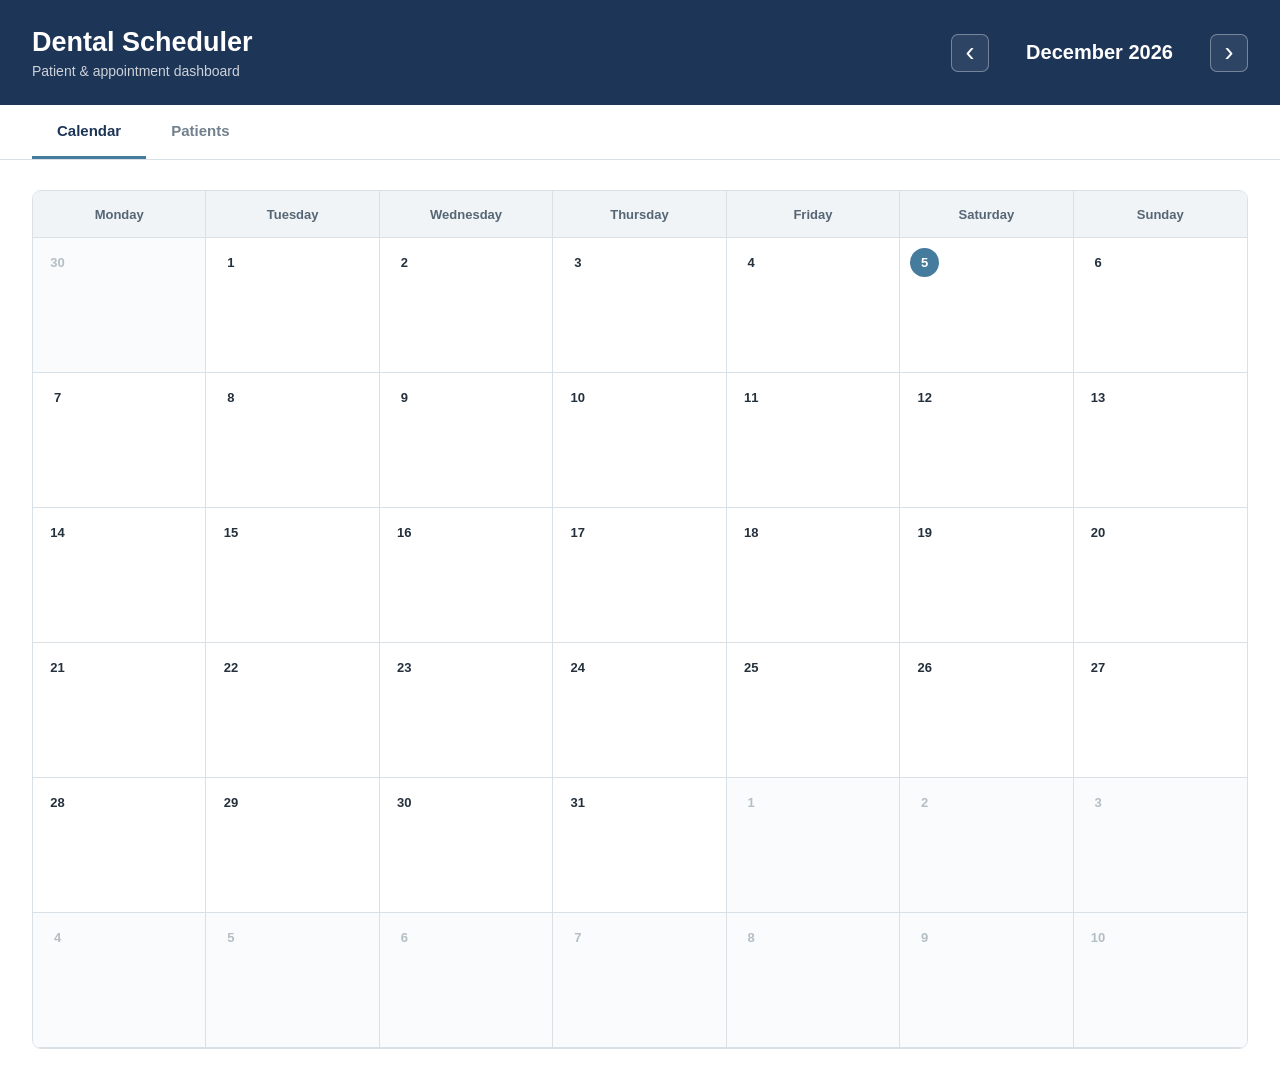
<file: index.html>
<!DOCTYPE html>
<html lang="en">
<head>
  <meta charset="UTF-8">
  <meta name="viewport" content="width=device-width, initial-scale=1.0">
  <title>Dental Student Scheduler</title>
  <link rel="stylesheet" href="style.css">
</head>
<body>
  <div class="app">
    <header class="topbar">
      <div>
        <h1>Dental Scheduler</h1>
        <p>Patient & appointment dashboard</p>
      </div>
      <div class="month-controls">
        <button id="prevMonth" aria-label="Previous month">‹</button>
        <h2 id="monthLabel"></h2>
        <button id="nextMonth" aria-label="Next month">›</button>
      </div>
    </header>

    <nav class="tabs">
      <button class="tab active" data-tab="calendar">Calendar</button>
      <button class="tab" data-tab="patients">Patients</button>
    </nav>

    <main>
      <section id="calendar" class="tab-content active">
        <div class="calendar">
          <div class="calendar-grid" id="calendarGrid">
            <div class="weekday">Monday</div>
            <div class="weekday">Tuesday</div>
            <div class="weekday">Wednesday</div>
            <div class="weekday">Thursday</div>
            <div class="weekday">Friday</div>
            <div class="weekday">Saturday</div>
            <div class="weekday">Sunday</div>
          </div>
        </div>
      </section>

      <section id="patients" class="tab-content">
        <div class="patients-header">
          <div>
            <h2>Patients</h2>
            <p>Your patient list will appear here.</p>
          </div>
          <input id="patientSearch" type="search" placeholder="Search patients...">
        </div>

        <div class="patient-skeleton">
          <div class="patient-row header-row">
            <span>Name</span>
            <span>Next Appointment</span>
            <span>Status</span>
          </div>
          <div class="empty-state">
            <div class="empty-icon">+</div>
            <h3>No patients yet</h3>
            <p>This is the skeleton for the patient list.</p>
          </div>
        </div>
      </section>
    </main>
  </div>

  <script src="script.js"></script>
</body>
</html>
</file>
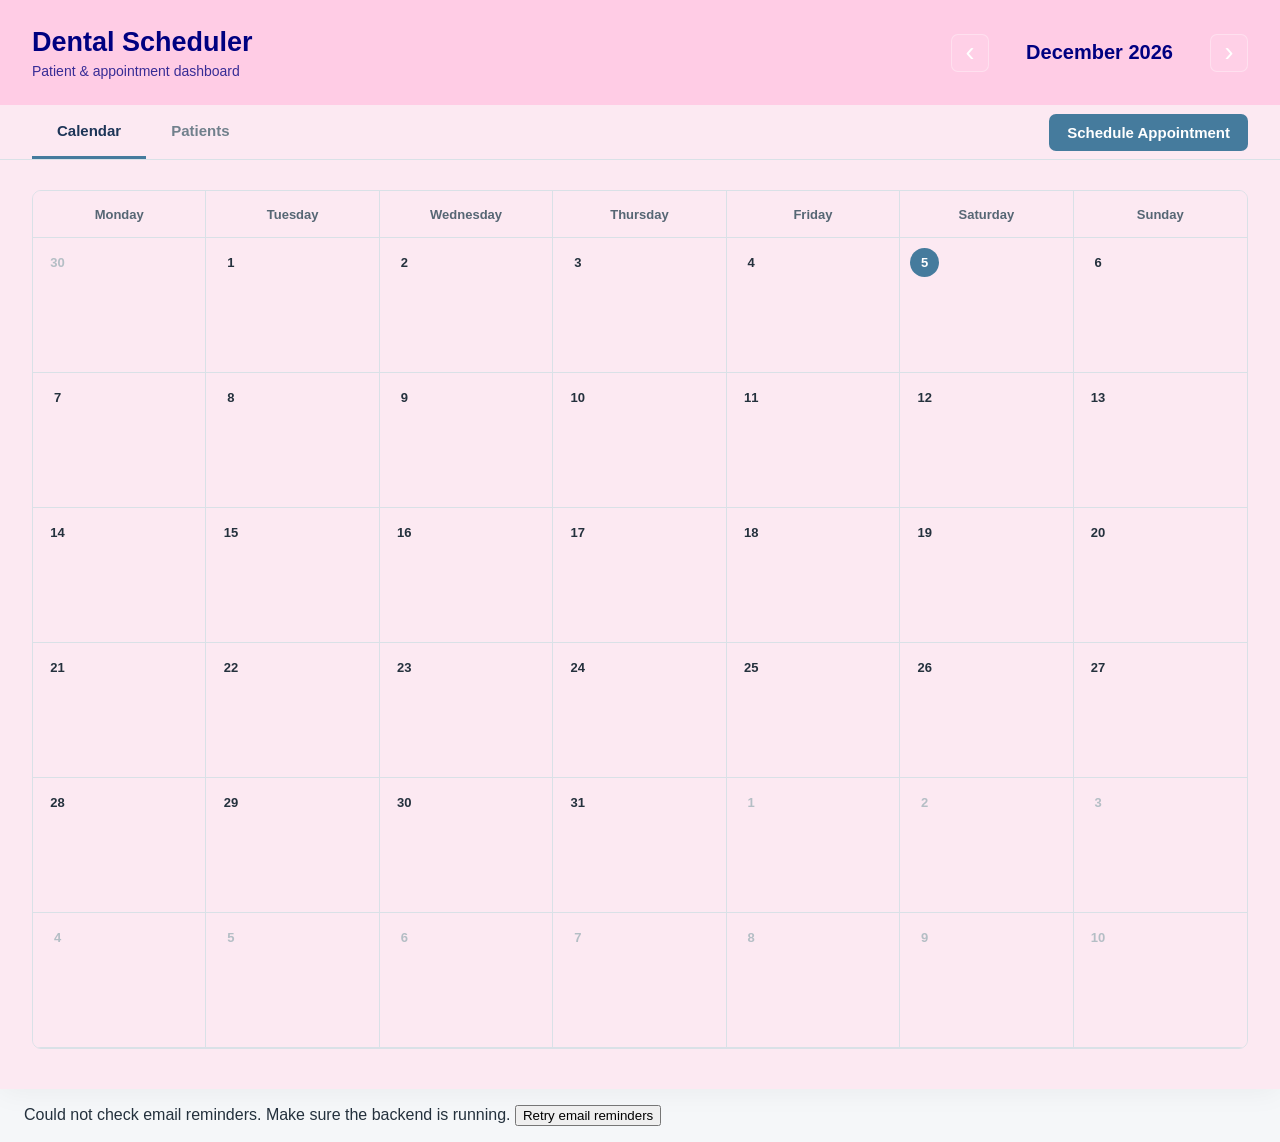
<file: Client/index.html>
<!DOCTYPE html>
<html lang="en">
<head>
  <meta charset="UTF-8">
  <meta name="viewport" content="width=device-width, initial-scale=1.0">
  <title>Dental Student Scheduler</title>
  <link rel="stylesheet" href="style.css">
</head>
<body>
  <div class="app">
    <header class="topbar">
      <div>
        <h1>Dental Scheduler</h1>
        <p>Patient & appointment dashboard</p>
      </div>
      <div class="month-controls">
        <button id="prevMonth" aria-label="Previous month">‹</button>
        <h2 id="monthLabel"></h2>
        <button id="nextMonth" aria-label="Next month">›</button>
      </div>
    </header>

    <nav class="tabs">
      <button class="tab active" data-tab="calendar">Calendar</button>
      <button class="tab" data-tab="patients">Patients</button>
      
      <div class="calendar-actions">
      <button
        class="schedule-appointment-button"
        type="button"
        onclick="window.location.href='new_appointment.html?return_to=' + encodeURIComponent(window.location.pathname + window.location.search)"
      >
        Schedule Appointment
      </button>
    </div>
    </nav>
    
    <main>
      <section id="calendar" class="tab-content active">
        

        <div class="calendar">
          <div class="calendar-grid" id="calendarGrid">
            <div class="weekday">Monday</div>
            <div class="weekday">Tuesday</div>
            <div class="weekday">Wednesday</div>
            <div class="weekday">Thursday</div>
            <div class="weekday">Friday</div>
            <div class="weekday">Saturday</div>
            <div class="weekday">Sunday</div>
          </div>
        </div>
      </section>

      
      <section id="patients" class="tab-content">
        

        <div class="patients-header">
          <div>
            <h2>Patients</h2>
            <p>Your patient list will appear here.</p>
          </div>

          <input
            id="patientSearch"
            type="search"
            placeholder="Search patients..."
          >

        </div>
        <div class="patient-row-title header-row">
            <span>Name</span>
            <span>Next Appointment</span>
            <span>preffered contact</span>
        </div>
        <div class="patient-list">
         
          <!-- Patient cards will be added here automatically -->
          <div id="patients-container">

          </div>

        </div>

        <!-- Add Patient Button -->
        <button
          id="addPatientButton"
          class="empty-icon"
          onclick="window.location.href='new_patient.html'"
        >
          +
        </button>

        <div id="emptyPatientState" class="empty-state hidden">
          <h3>No patients yet</h3>
          <p>Your patients will appear here.</p>
        </div>

      </section>
      

    </main>
  </div>

  <div role="status" aria-live="polite" style="margin: 16px 24px;">
    <span id="reminderStatus">Checking email reminders...</span>
    <button id="retryReminders" type="button" hidden>Retry email reminders</button>
  </div>
  <script src="script.js"></script>
</body>
</html>
</file>
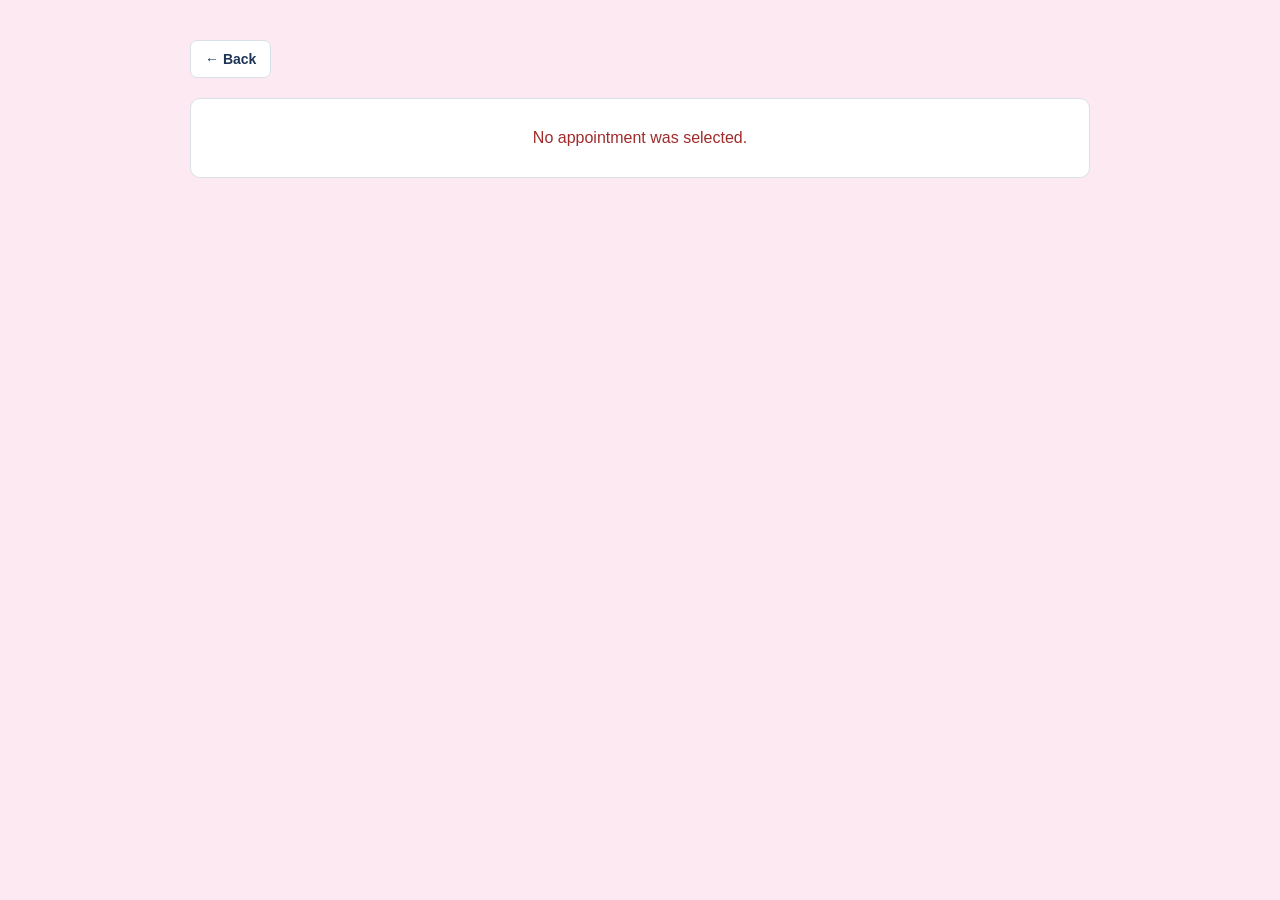
<file: Client/appointment_details.html>
<!DOCTYPE html>
<html lang="en">
<head>
  <meta charset="UTF-8">
  <meta name="viewport" content="width=device-width, initial-scale=1.0">
  <title>Appointment Details</title>
  <link rel="stylesheet" href="appointment_details.css">
</head>
<body>
  <main class="details-container">
    <button id="backButton" class="back-button" type="button">
      &larr; Back
    </button>

    <div id="loadingState" class="status-message">Loading appointment...</div>
    <div id="errorState" class="status-message error hidden"></div>

    <section id="appointmentDetails" class="details-card hidden">
      <header class="details-header">
        <p>Appointment record</p>
        <h1>Appointment Details</h1>
        <span id="appointmentNumber"></span>
      </header>

      <form id="appointmentForm">
        <div class="form-grid">
          <div class="form-group">
            <label for="patientNum">Patient Number</label>
            <input id="patientNum" type="number" min="1" required>
          </div>

          <div class="form-group">
            <label for="appointmentDate">Appointment Date</label>
            <input id="appointmentDate" type="date" required>
          </div>

          <div class="form-group">
            <label for="startTime">Start Time</label>
            <input id="startTime" type="time" required>
          </div>

          <div class="form-group">
            <label for="appointmentType">Appointment Type</label>
            <input id="appointmentType" type="text" maxlength="100">
          </div>

          <div class="form-group notes-group">
            <label for="appointmentNotes">Notes</label>
            <textarea id="appointmentNotes" rows="6"></textarea>
          </div>
        </div>

        <div class="action-buttons">
          <button id="deleteButton" class="delete-button" type="button">Delete Appointment</button>
          <button class="update-button" type="submit">Update Appointment</button>
        </div>
      </form>
    </section>
  </main>

  <script>
    const APPOINTMENTS_URL = "http://127.0.0.1:8000/appointments";
    const urlParameters = new URLSearchParams(window.location.search);
    const appointmentId = urlParameters.get("appointment_id");
    function getDate(){
      if (urlParameters.get("from") === "day" && urlParameters.get("date")) {
        return `day_schedule.html?date=${encodeURIComponent(urlParameters.get("date"))}`;
      }
      return false; 
    }
    function getReturnUrl() {
      

      if (urlParameters.get("from") === "patient" && urlParameters.get("patient_num")) {
        return `patient_details.html?patient_num=${encodeURIComponent(urlParameters.get("patient_num"))}`;
      }

      return "index.html";
    }

    document.getElementById("backButton").addEventListener("click", () => {
      window.location.href = getReturnUrl();
    });

    function setInputValue(elementId, value) {
      document.getElementById(elementId).value = value || "";
    }

    function showError(message) {
      document.getElementById("loadingState").classList.add("hidden");
      const errorState = document.getElementById("errorState");
      errorState.textContent = message;
      errorState.classList.remove("hidden");
    }

    async function loadAppointment() {
      if (!appointmentId) {
        showError("No appointment was selected.");
        return;
      }

      try {
        const response = await fetch(
          `${APPOINTMENTS_URL}/${encodeURIComponent(appointmentId)}`
        );

        if (!response.ok) {
          throw new Error(
            response.status === 404
              ? "Appointment not found."
              : "Could not load appointment."
          );
        }

        const appointment = await response.json();
        document.getElementById("appointmentNumber").textContent =
          `Appointment #${appointment.appointment_id}`;
        setInputValue("patientNum", appointment.patient_num);
        setInputValue("appointmentDate", appointment.appointment_date); 
        setInputValue("startTime", appointment.start_time.slice(0, 5));
        setInputValue("appointmentType", appointment.appointment_type);
        setInputValue("appointmentNotes", appointment.notes);

        document.getElementById("loadingState").classList.add("hidden");
        document.getElementById("appointmentDetails").classList.remove("hidden");
      } catch (error) {
        console.error("Error loading appointment:", error);
        showError(error.message);
      }
    }

    document.getElementById("appointmentForm").addEventListener("submit", async event => {
      event.preventDefault();

      const appointmentData = {
        patient_num: Number(document.getElementById("patientNum").value),
        appointment_date: document.getElementById("appointmentDate").value,
        start_time: document.getElementById("startTime").value,
        appointment_type: document.getElementById("appointmentType").value || null,
        notes: document.getElementById("appointmentNotes").value || null
      };

      try {
        const response = await fetch(
          `${APPOINTMENTS_URL}/${encodeURIComponent(appointmentId)}`,
          {
            method: "PUT",
            headers: {"Content-Type": "application/json"},
            body: JSON.stringify(appointmentData)
          }
        );
        const result = await response.json();

        if (!response.ok) {
          throw new Error(result.detail || "Could not update appointment.");
        }

        alert("Appointment updated successfully.");
        window.location.reload();
      } catch (error) {
        console.error("Error updating appointment:", error);
        alert(error.message);
      }
    });

    document.getElementById("deleteButton").addEventListener("click", async () => {
      if (!window.confirm("Are you sure you want to delete this appointment?")) {
        return;
      }

      try {
        const response = await fetch(
          `${APPOINTMENTS_URL}/${encodeURIComponent(appointmentId)}`,
          {method: "DELETE"}
        );
        const result = await response.json();

        if (!response.ok) {
          throw new Error(result.detail || "Could not delete appointment.");
        }

        alert("Appointment deleted successfully.");
        window.location.href = getReturnUrl();
      } catch (error) {
        console.error("Error deleting appointment:", error);
        alert(error.message);
      }
    });

    loadAppointment();
  </script>
</body>
</html>
</file>
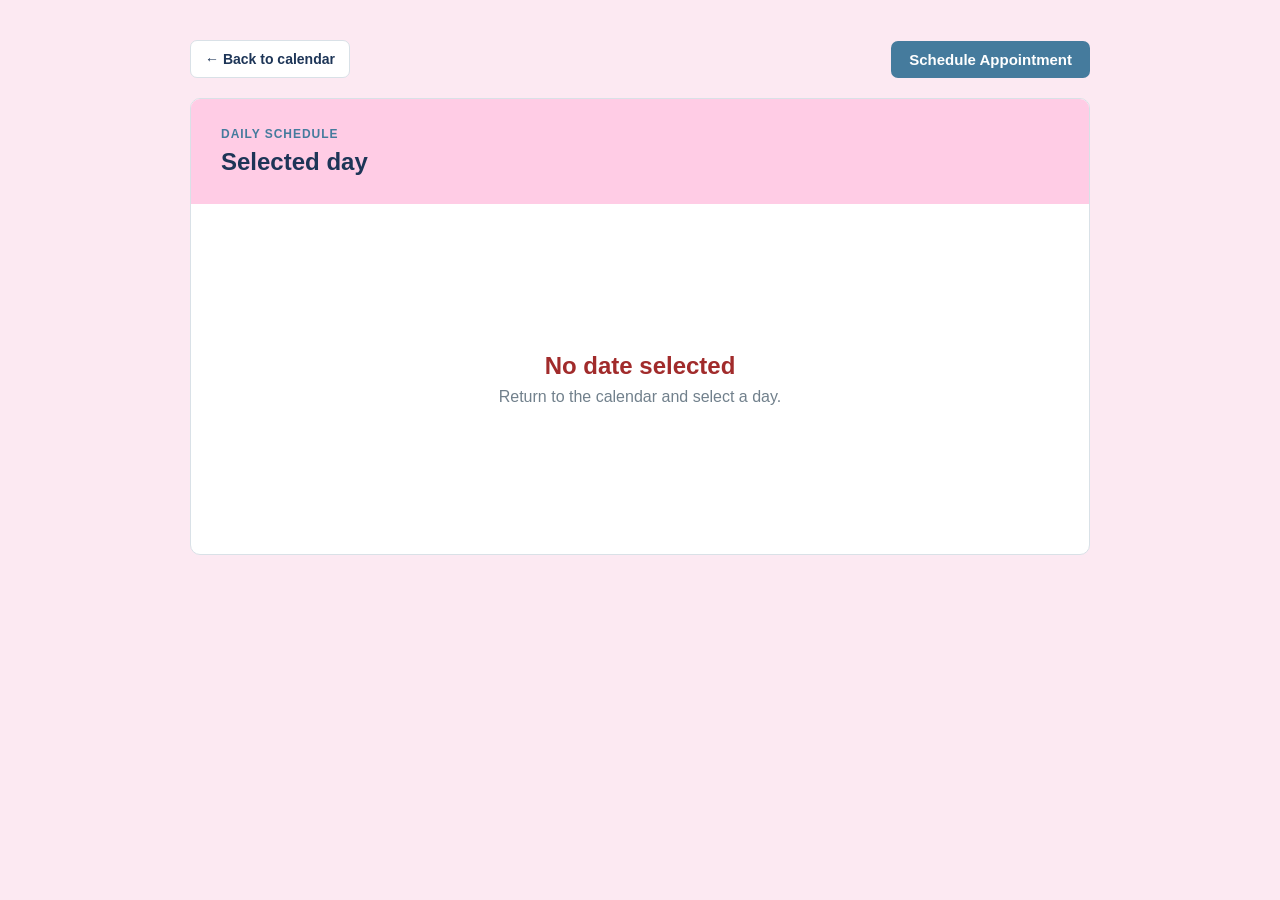
<file: Client/day_schedule.html>
<!DOCTYPE html>
<html lang="en">
<head>
  <meta charset="UTF-8">
  <meta name="viewport" content="width=device-width, initial-scale=1.0">
  <title>Daily Schedule</title>
  <link rel="stylesheet" href="day_schedule.css">
</head>
<body>
  <main class="schedule-container">
    <div class="schedule-actions">
      <button id="backButton" class="back-button" type="button">
        &larr; Back to calendar
      </button>
      <button id="scheduleAppointmentButton" class="schedule-appointment-button" type="button">
        Schedule Appointment
      </button>
    </div>

    <section class="schedule-card">
      <header class="schedule-header">
        <p>Daily schedule</p>
        <h1 id="dateHeading">Selected day</h1>
      </header>

      <div id="scheduleContent" class="schedule-content">
        <p class="schedule-message">Loading appointments...</p>
      </div>
    </section>
  </main>

  <script>
    document.getElementById("backButton").addEventListener("click", () => {
      window.location.href = "index.html";
    });

    const APPOINTMENTS_URL = "http://127.0.0.1:8000/appointments";
    const selectedDate = new URLSearchParams(window.location.search).get("date");

    document.getElementById("scheduleAppointmentButton").addEventListener("click", () => {
      const returnTo = window.location.pathname + window.location.search;
      const parameters = new URLSearchParams({ return_to: returnTo });

      if (selectedDate) {
        parameters.set("date", selectedDate);
      }

      window.location.href = `new_appointment.html?${parameters.toString()}`;
    });

    function formatTime(timeValue) {
      const [hour, minute] = timeValue.split(":").map(Number);
      const time = new Date(2000, 0, 1, hour, minute);

      return new Intl.DateTimeFormat("en-US", {
        hour: "numeric",
        minute: "2-digit"
      }).format(time);
    }

    function showMessage(title, message, isError = false) {
      const container = document.getElementById("scheduleContent");
      container.innerHTML = "";

      const messageBox = document.createElement("div");
      messageBox.className = `empty-schedule${isError ? " error-message" : ""}`;

      const heading = document.createElement("h2");
      heading.textContent = title;

      const description = document.createElement("p");
      description.textContent = message;

      messageBox.appendChild(heading);
      messageBox.appendChild(description);
      container.appendChild(messageBox);
    }

    function renderAppointments(appointments) {
      const container = document.getElementById("scheduleContent");
      container.innerHTML = "";

      if (appointments.length === 0) {
        showMessage(
          "No appointments for this day",
          "Appointments scheduled for this date will appear here."
        );
        return;
      }

      appointments
        .sort((first, second) =>
          first.start_time.localeCompare(second.start_time)
        )
        .forEach(appointment => {
          const appointmentRow = document.createElement("a");
          appointmentRow.className = "appointment-row";
          appointmentRow.href =
            `appointment_details.html?appointment_id=${encodeURIComponent(appointment.appointment_id)}` +
            `&from=day&date=${encodeURIComponent(selectedDate)}`;

          const time = document.createElement("time");
          time.className = "appointment-time";
          time.textContent = formatTime(appointment.start_time);

          const information = document.createElement("div");
          information.className = "appointment-information";

          const type = document.createElement("h2");
          type.textContent = appointment.appointment_type || "Appointment";

          const initials = document.createElement("p");
          initials.textContent = `Initials: ${appointment.initials}`;

          const patient = document.createElement("p");
          patient.textContent = `Patient #${appointment.patient_num}`;
          
          information.appendChild(type);
          information.appendChild(patient);
          information.appendChild(initials);

          if (appointment.notes) {
            const notes = document.createElement("p");
            notes.className = "appointment-notes";
            notes.textContent = appointment.notes;
            information.appendChild(notes);
          }

          appointmentRow.appendChild(time);
          appointmentRow.appendChild(information);
          container.appendChild(appointmentRow);
        });
    }

    async function loadAppointments() {
      if (!selectedDate) {
        showMessage("No date selected", "Return to the calendar and select a day.", true);
        return;
      }

      try {
        const response = await fetch(
          `${APPOINTMENTS_URL}?appointment_date=${encodeURIComponent(selectedDate)}`
        );

        if (!response.ok) {
          throw new Error("Could not load appointments.");
        }

        const appointments = await response.json();
        renderAppointments(appointments);
      } catch (error) {
        console.error("Error loading appointments:", error);
        showMessage(
          "Could not load appointments",
          "Check that the backend is running and try again.",
          true
        );
      }
    }

    if (selectedDate) {
      const dateParts = selectedDate.split("-").map(Number);
      const localDate = new Date(dateParts[0], dateParts[1] - 1, dateParts[2]);

      document.getElementById("dateHeading").textContent =
        new Intl.DateTimeFormat("en-US", {
          weekday: "long",
          month: "long",
          day: "numeric",
          year: "numeric"
        }).format(localDate);
    }

    loadAppointments();
  </script>
</body>
</html>
</file>
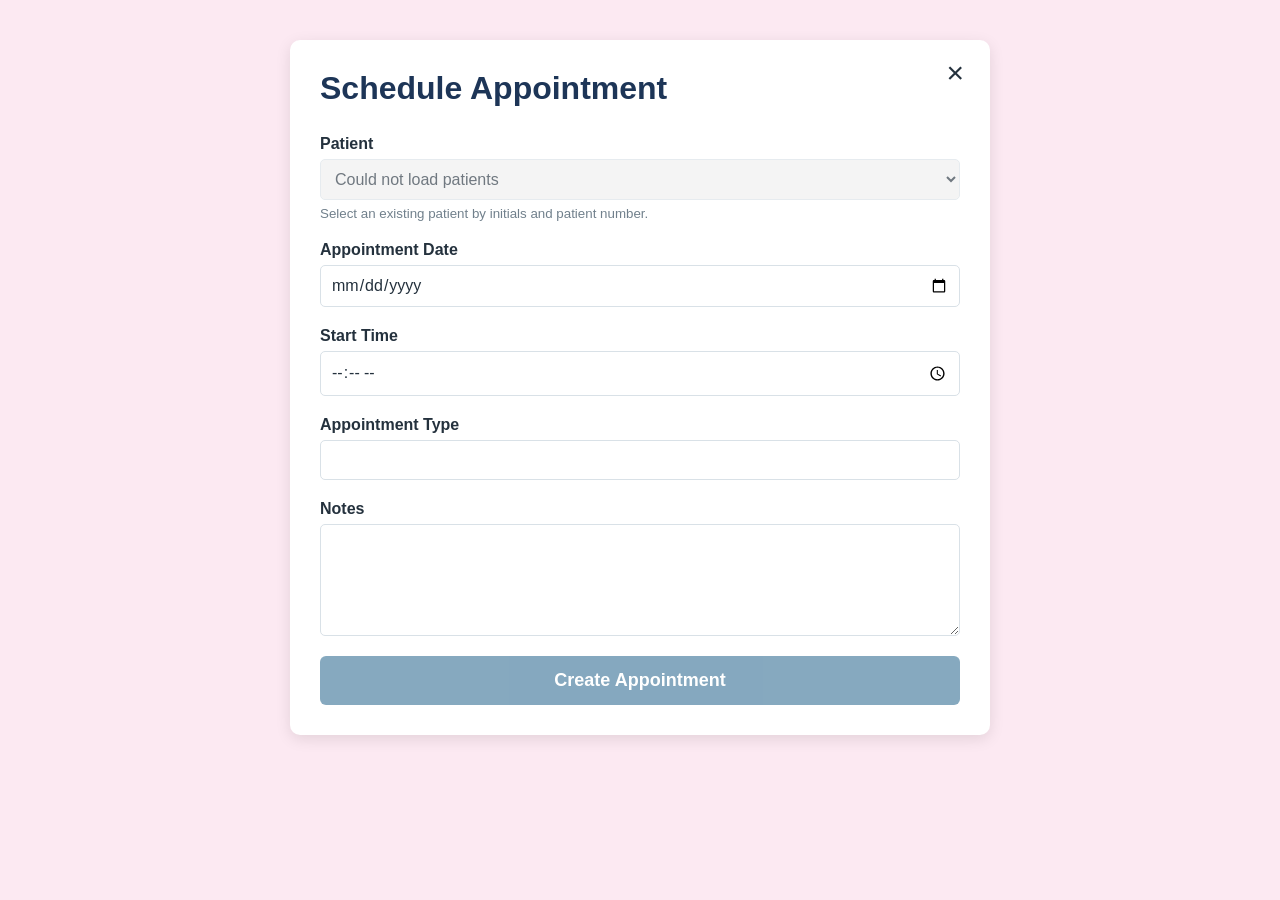
<file: Client/new_appointment.html>
<!DOCTYPE html>
<html lang="en">
<head>
  <meta charset="UTF-8">
  <meta name="viewport" content="width=device-width, initial-scale=1.0">
  <title>Schedule Appointment</title>
  <link rel="stylesheet" href="new_appointment.css">
</head>
<body>
  <main class="form-container">
    <button id="closeButton" class="close-button" type="button" aria-label="Close">
      &times;
    </button>

    <h1>Schedule Appointment</h1>

    <form id="appointmentForm">
      <div class="form-group">
        <label for="patientNum">Patient</label>
        <select id="patientNum" required disabled>
          <option value="">Loading patients...</option>
        </select>
        <small>Select an existing patient by initials and patient number.</small>
      </div>

      <div class="form-group">
        <label for="appointmentDate">Appointment Date</label>
        <input id="appointmentDate" type="date" required>
      </div>

      <div class="form-group">
        <label for="startTime">Start Time</label>
        <input id="startTime" type="time" required>
      </div>

      <div class="form-group">
        <label for="appointmentType">Appointment Type</label>
        <input id="appointmentType" type="text" maxlength="100">
      </div>

      <div class="form-group">
        <label for="appointmentNotes">Notes</label>
        <textarea id="appointmentNotes" rows="5"></textarea>
      </div>

      <button id="submitButton" class="submit-button" type="submit" disabled>
        Create Appointment
      </button>
    </form>
  </main>

  <script>
    const APPOINTMENTS_URL = "http://127.0.0.1:8000/appointments";
    const PATIENTS_URL = "http://127.0.0.1:8000/patients";

    document.getElementById("closeButton").addEventListener("click", () => {
      const returnTo = new URLSearchParams(window.location.search).get("return_to");
      const isLocalPath = returnTo?.startsWith("/") && !returnTo.startsWith("//");
      window.location.href = isLocalPath ? returnTo : "index.html";
    });

    const selectedDate = new URLSearchParams(window.location.search).get("date");

    if (selectedDate) {
      document.getElementById("appointmentDate").value = selectedDate;
    }

    async function loadPatients() {
      const patientSelect = document.getElementById("patientNum");
      const submitButton = document.getElementById("submitButton");

      try {
        const response = await fetch(PATIENTS_URL);

        if (!response.ok) {
          throw new Error("Could not load patients.");
        }

        const patients = await response.json();
        patientSelect.innerHTML = "";

        if (patients.length === 0) {
          const emptyOption = document.createElement("option");
          emptyOption.value = "";
          emptyOption.textContent = "No patients available";
          patientSelect.appendChild(emptyOption);
          return;
        }

        const placeholder = document.createElement("option");
        placeholder.value = "";
        placeholder.textContent = "Select a patient";
        patientSelect.appendChild(placeholder);

        patients
          .sort((first, second) => first.patient_num - second.patient_num)
          .forEach(patient => {
            const option = document.createElement("option");
            option.value = patient.patient_num;
            option.textContent = `${patient.initials} — Patient #${patient.patient_num}`;
            patientSelect.appendChild(option);
          });

        patientSelect.disabled = false;
        submitButton.disabled = false;
      } catch (error) {
        console.error("Error loading patients:", error);
        patientSelect.innerHTML = "";

        const errorOption = document.createElement("option");
        errorOption.value = "";
        errorOption.textContent = "Could not load patients";
        patientSelect.appendChild(errorOption);

        alert("Could not load patients. Check that the backend is running.");
      }
    }

    document.getElementById("appointmentForm").addEventListener("submit", async event => {
      event.preventDefault();
      const appointmentData = {
        patient_num: Number(document.getElementById("patientNum").value),
        appointment_date: document.getElementById("appointmentDate").value,
        start_time: document.getElementById("startTime").value,
        appointment_type: document.getElementById("appointmentType").value || null,
        notes: document.getElementById("appointmentNotes").value || null
      };

      try {
        const response = await fetch(APPOINTMENTS_URL, {
          method: "POST",
          headers: {
            "Content-Type": "application/json"
          },
          body: JSON.stringify(appointmentData)
        });

        const result = await response.json();

        if (!response.ok) {
          if (response.status === 404) {
            throw new Error(
              `Patient #${appointmentData.patient_num} does not exist.`
            );
          }

          throw new Error(result.detail || "Could not create appointment.");
        }

        alert("Appointment created successfully.");
        window.location.href = "index.html";
      } catch (error) {
        console.error("Error creating appointment:", error);
        alert(error.message || "Could not connect to the backend.");
      }
    });

    loadPatients();
  </script>
</body>
</html>
</file>
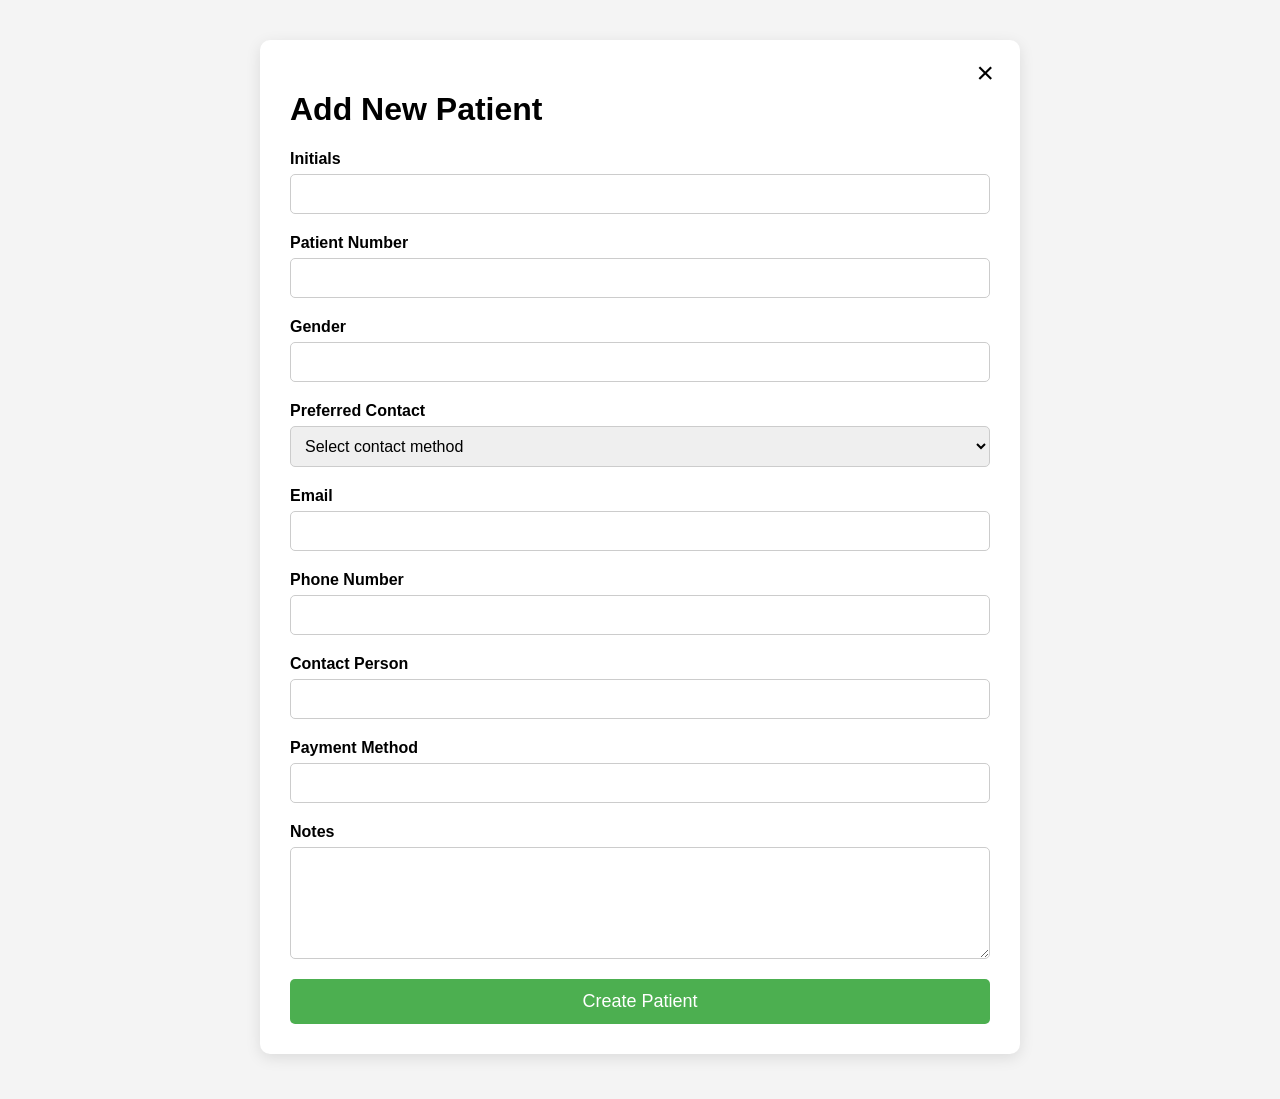
<file: Client/new_patient.html>
<!DOCTYPE html>
<html lang="en">

<head>
    <meta charset="UTF-8">
    <meta name="viewport" content="width=device-width, initial-scale=1.0">

    <title>Add New Patient</title>

    <link rel="stylesheet" href="new_patient.css">
</head>

<body>

    <div class="form-container">

        <!-- X button -->
        <button class="close-button" onclick="closeForm()">
            ×
        </button>

        <h1>Add New Patient</h1>

        <form id="patient-form">

            <!-- Initials -->
            <div class="form-group">
                <label for="initials">Initials</label>

                <input
                    type="text"
                    id="initials"
                    name="initials"
                    maxlength="15"
                    required
                >
            </div>


            <!-- Patient Number -->
            <div class="form-group">
                <label for="patient_num">Patient Number</label>

                <input
                    type="number"
                    id="patient_num"
                    name="patient_num"
                    required
                >
            </div>


            <!-- Gender -->
            <div class="form-group">
                <label for="gender">Gender</label>

                <input
                    type="text"
                    id="gender"
                    name="gender"
                    maxlength="15"
                    required
                >
            </div>


            <!-- Preferred Contact -->
            <div class="form-group">
                <label for="preferred_contact">
                    Preferred Contact
                </label>

                <select
                    id="preferred_contact"
                    name="preferred_contact"
                    required
                >

                    <option value="">
                        Select contact method
                    </option>

                    <option value="email">
                        Email
                    </option>

                    <option value="call">
                        Call
                    </option>

                    <option value="text">
                        Text
                    </option>

                </select>

            </div>


            <!-- Email -->
            <div class="form-group">

                <label for="email">
                    Email
                </label>

                <input
                    type="email"
                    id="email"
                    name="email"
                >

            </div>


            <!-- Phone Number -->
            <div class="form-group">

                <label for="phone_num">
                    Phone Number
                </label>

                <input
                    type="tel"
                    id="phone_num"
                    name="phone_num"
                    maxlength="15"
                >

            </div>


            <!-- Contact Person -->
            <div class="form-group">

                <label for="contact_person">
                    Contact Person
                </label>

                <input
                    type="text"
                    id="contact_person"
                    name="contact_person"
                    required
                >

            </div>


            <!-- Payment Method -->
            <div class="form-group">

                <label for="payment_method">
                    Payment Method
                </label>

                <input
                    type="text"
                    id="payment_method"
                    name="payment_method"
                    maxlength="15"
                    required
                >

            </div>


            <!-- Notes -->
            <div class="form-group">

                <label for="notes">
                    Notes
                </label>

                <textarea
                    id="notes"
                    name="notes"
                    rows="5"
                ></textarea>

            </div>


            <!-- Submit Button -->
            <button type="submit" class="submit-button">

                Create Patient

            </button>

        </form>

    </div>


    <script>

        function closeForm() {

            window.location.href = "index.html";

        }

    </script>

</body>

</html>
<script>

document
    .getElementById("patient-form")
    .addEventListener("submit", async function(event) {

        // Stop the browser from refreshing
        event.preventDefault();


        const patientData = {

            initials: document
                .getElementById("initials")
                .value,

            patient_num: Number(
                document
                    .getElementById("patient_num")
                    .value
            ),

            gender: document
                .getElementById("gender")
                .value,

            preferred_contact: document
                .getElementById("preferred_contact")
                .value,

            email: document
                .getElementById("email")
                .value || null,

            phone_num: document
                .getElementById("phone_num")
                .value || null,

            contact_person: document
                .getElementById("contact_person")
                .value,

            payment_method: document
                .getElementById("payment_method")
                .value,

            notes: document
                .getElementById("notes")
                .value || null,

        };


        try {

            const response = await fetch(
                "http://127.0.0.1:8000/patients",
                {
                    method: "POST",

                    headers: {
                        "Content-Type": "application/json"
                    },

                    body: JSON.stringify(patientData)
                }
            );


            const result = await response.json();


            if (response.ok) {

                alert("Patient created successfully!");

                console.log(result);

                window.location.href = "index.html";

            }

            else {

                alert(
                    "Error: " +
                    JSON.stringify(result)
                );

            }

        }

        catch (error) {

            console.error(error);

            alert(
                "Could not connect to the backend."
            );

        }

    });

</script>
</file>
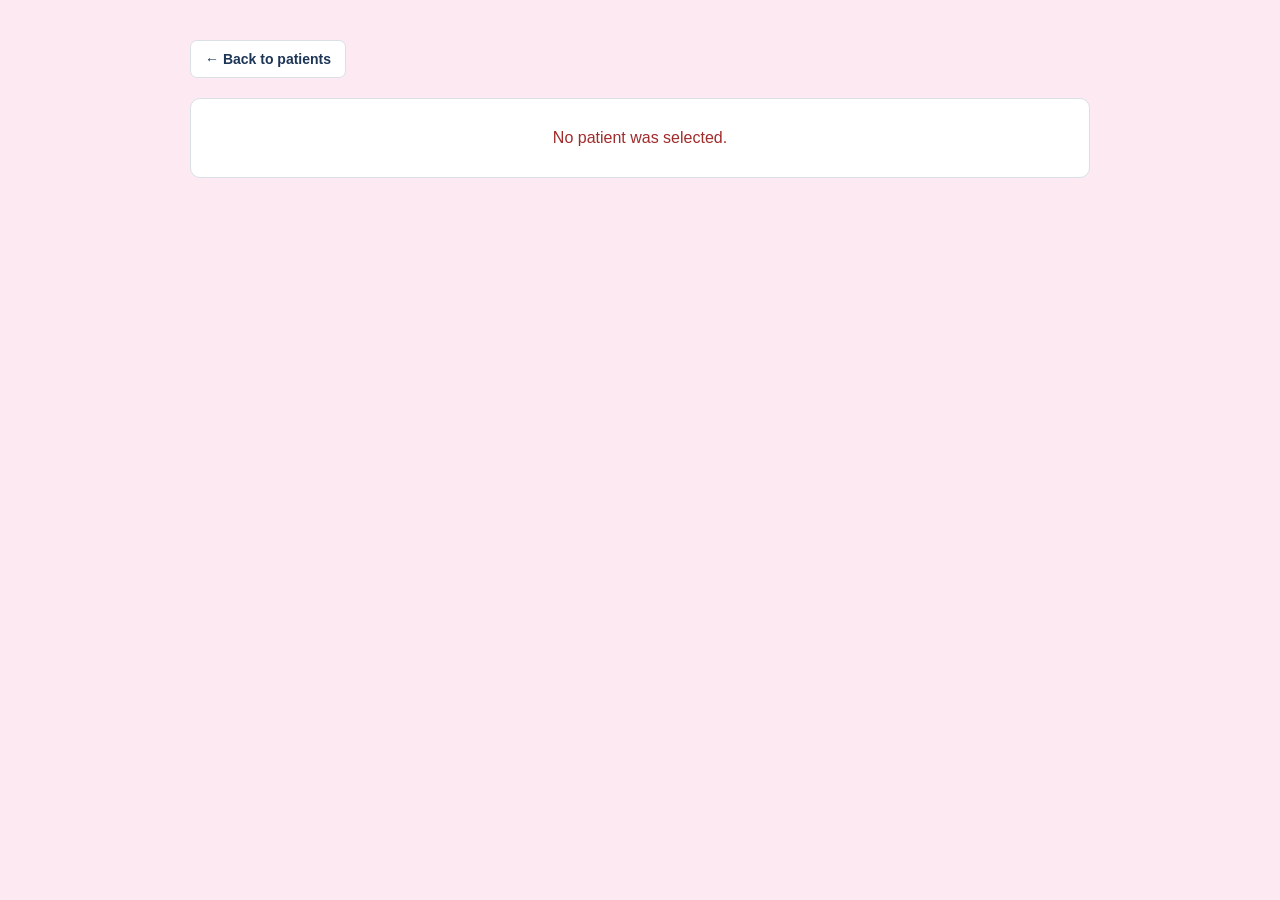
<file: Client/patient_details.html>
<!DOCTYPE html>
<html lang="en">
<head>
  <meta charset="UTF-8">
  <meta name="viewport" content="width=device-width, initial-scale=1.0">
  <title>Patient Details</title>
  <link rel="stylesheet" href="patient_details.css?v=2">
</head>
<body>
  <main class="details-container">
    <button id="backButton" class="back-button" type="button">&larr; Back to patients</button>

    <div id="loadingState" class="status-message">Loading patient...</div>
    <div id="errorState" class="status-message error hidden"></div>

    <section id="patientDetails" class="hidden" aria-labelledby="patientName">
      <header class="details-header">
        <p class="eyebrow">Patient record</p>
        <h1 id="patientName"></h1>
        <p id="patientNumber" class="patient-number"></p>
      </header>

      <form id="patientForm">
        <dl class="details-grid">
          <div class="detail-item">
            <dt><label for="initials">Initials</label></dt>
            <dd><input id="initials" type="text" maxlength="15" required></dd>
          </div>
          <div class="detail-item">
            <dt><label for="patientNumInput">Patient number</label></dt>
            <dd><input id="patientNumInput" type="number" required></dd>
          </div>
          <div class="detail-item">
            <dt><label for="gender">Gender</label></dt>
            <dd><input id="gender" type="text" maxlength="15" required></dd>
          </div>
          <div class="detail-item">
            <dt><label for="preferredContact">Preferred contact</label></dt>
            <dd>
              <select id="preferredContact" required>
                <option value="email">Email</option>
                <option value="call">Call</option>
                <option value="text">Text</option>
              </select>
            </dd>
          </div>
          <div class="detail-item">
            <dt><label for="email">Email</label></dt>
            <dd><input id="email" type="email"></dd>
          </div>
          <div class="detail-item">
            <dt><label for="phoneNumber">Phone number</label></dt>
            <dd><input id="phoneNumber" type="tel" maxlength="15"></dd>
          </div>
          <div class="detail-item">
            <dt><label for="contactPerson">Contact person</label></dt>
            <dd><input id="contactPerson" type="text" required></dd>
          </div>
          <div class="detail-item">
            <dt><label for="paymentMethod">Payment method</label></dt>
            <dd><input id="paymentMethod" type="text" maxlength="15" required></dd>
          </div>
          <div class="detail-item notes-item">
            <dt><label for="notes">Notes</label></dt>
            <dd><textarea id="notes" rows="6"></textarea></dd>
          </div>
        </dl>

        <div class="action-buttons">
          <button type="button" id="deleteButton" class="delete-button">Delete Patient</button>
          <button type="submit" class="update-button">Update Patient</button>
        </div>
      </form>

      <section class="appointments-section" aria-labelledby="appointmentsHeading">
        <h2 id="appointmentsHeading">Appointments</h2>
        <div id="appointmentsContainer"></div>
      </section>
    </section>
  </main>

  <script>
    const API_URL = "http://127.0.0.1:8000/patients";
    const APPOINTMENTS_URL = "http://127.0.0.1:8000/appointments";
    const selectedPatientNumber = new URLSearchParams(window.location.search).get("patient_num");

    document.getElementById("backButton").addEventListener("click", () => {
      window.location.href = "index.html?tab=patients";
    });

    function setInputValue(elementId, value) {
      document.getElementById(elementId).value = value || "";
    }

    function showError(message) {
      document.getElementById("loadingState").classList.add("hidden");
      const errorState = document.getElementById("errorState");
      errorState.textContent = message;
      errorState.classList.remove("hidden");
    }

    function getAppointmentDateTime(appointment) {
      const [year, month, day] = appointment.appointment_date
        .split("-")
        .map(Number);
      const [hour, minute, second = 0] = appointment.start_time
        .split(":")
        .map(Number);

      return new Date(year, month - 1, day, hour, minute, second);
    }

    function formatAppointmentDateTime(appointment) {
      return new Intl.DateTimeFormat("en-US", {
        weekday: "short",
        month: "long",
        day: "numeric",
        year: "numeric",
        hour: "numeric",
        minute: "2-digit"
      }).format(getAppointmentDateTime(appointment));
    }
    function setInputValue(elementId, value) {
      document.getElementById(elementId).value = value || "";
    }

    function renderAppointments(appointments) {
      const container = document.getElementById("appointmentsContainer");
      container.innerHTML = "";

      if (appointments.length === 0) {
        const emptyMessage = document.createElement("p");
        emptyMessage.className = "empty-appointments";
        emptyMessage.textContent = "No appointments";
        container.appendChild(emptyMessage);
        return;
      }

      appointments.forEach(appointment => {
        const appointmentCard = document.createElement("a");
        appointmentCard.className = "appointment-card";
        appointmentCard.href =
          `appointment_details.html?appointment_id=${encodeURIComponent(appointment.appointment_id)}` +
          `&from=patient&patient_num=${encodeURIComponent(selectedPatientNumber)}`;

        const dateTime = document.createElement("h3");
        dateTime.textContent = formatAppointmentDateTime(appointment);

        const type = document.createElement("p");
        type.textContent = appointment.appointment_type || "No appointment type";

        appointmentCard.appendChild(dateTime);
        appointmentCard.appendChild(type);

        if (appointment.notes) {
          const notes = document.createElement("p");
          notes.className = "appointment-notes";
          notes.textContent = appointment.notes;
          appointmentCard.appendChild(notes);
        }

        container.appendChild(appointmentCard);
      });
    }
    const today = new Date();
    const todayString = [
      today.getFullYear(),
      String(today.getMonth() + 1).padStart(2, "0"),
      String(today.getDate()).padStart(2, "0")
    ].join("-")

    async function loadAppointments() {
      const response = await fetch(
        `${APPOINTMENTS_URL}?patient_num=${encodeURIComponent(selectedPatientNumber)}&start_date=${todayString}`
      );

      if (!response.ok) {
        throw new Error("Could not load appointments.");
      }

      const appointments = await response.json();
      renderAppointments(appointments);
    }

    async function loadPatient() {
      if (!selectedPatientNumber) {
        showError("No patient was selected.");
        return;
      }

      try {
        const response = await fetch(`${API_URL}/${encodeURIComponent(selectedPatientNumber)}`);
        if (!response.ok) {
          throw new Error(response.status === 404 ? "Patient not found." : "Could not load patient information.");
        }

        const patient = await response.json();
        document.getElementById("patientName").textContent = patient.initials;
        document.getElementById("patientNumber").textContent = `Patient #${patient.patient_num}`;
        setInputValue("initials", patient.initials);
        setInputValue("patientNumInput", patient.patient_num);
        setInputValue("gender", patient.gender);
        setInputValue("preferredContact", patient.preferred_contact);
        setInputValue("email", patient.email);
        setInputValue("phoneNumber", patient.phone_num);
        setInputValue("contactPerson", patient.contact_person);
        setInputValue("paymentMethod", patient.payment_method);
        setInputValue("notes", patient.notes);

        await loadAppointments();

        document.getElementById("loadingState").classList.add("hidden");
        document.getElementById("patientDetails").classList.remove("hidden");
      } catch (error) {
        console.error("Error loading patient:", error);
        showError(error.message);
      }
    }

    document.getElementById("patientForm").addEventListener("submit", async event => {
      event.preventDefault();

      const patientData = {
        initials: document.getElementById("initials").value,
        patient_num: Number(document.getElementById("patientNumInput").value),
        gender: document.getElementById("gender").value,
        preferred_contact: document.getElementById("preferredContact").value,
        email: document.getElementById("email").value || null,
        phone_num: document.getElementById("phoneNumber").value || null,
        contact_person: document.getElementById("contactPerson").value,
        payment_method: document.getElementById("paymentMethod").value,
        notes: document.getElementById("notes").value || null
      };

      try {
        const response = await fetch(`${API_URL}/${encodeURIComponent(selectedPatientNumber)}`, {
          method: "PUT",
          headers: {"Content-Type": "application/json"},
          body: JSON.stringify(patientData)
        });
        const result = await response.json();
        if (!response.ok) {
          throw new Error(result.detail || "Could not update patient.");
        }

        alert("Patient updated successfully.");
        window.location.href = `patient_details.html?patient_num=${encodeURIComponent(result.patient_num)}`;
      } catch (error) {
        console.error("Error updating patient:", error);
        alert(error.message);
      }
    });

    document.getElementById("deleteButton").addEventListener("click", async () => {
      if (!window.confirm("Are you sure you want to delete this patient?")) {
        return;
      }

      try {
        const response = await fetch(`${API_URL}/${encodeURIComponent(selectedPatientNumber)}`, {
          method: "DELETE"
        });
        const result = await response.json();
        if (!response.ok) {
          throw new Error(result.detail || "Could not delete patient.");
        }

        alert("Patient deleted successfully.");
        window.location.href = "index.html";
      } catch (error) {
        console.error("Error deleting patient:", error);
        alert(error.message);
      }
    });

    loadPatient();
  </script>
</body>
</html>
</file>
<file: style.css>
* {
  box-sizing: border-box;
}

:root {
  --navy: #1d3557;
  --blue: #457b9d;
  --light-blue: #eaf4f8;
  --border: #d9e1e7;
  --text: #24313d;
  --muted: #71808c;
  --background: #f5f7f9;
  --white: #ffffff;
}

body {
  margin: 0;
  min-height: 100vh;
  background: var(--background);
  color: var(--text);
  font-family: Arial, Helvetica, sans-serif;
}

.app {
  max-width: 1500px;
  margin: 0 auto;
  min-height: 100vh;
  background: var(--white);
  box-shadow: 0 0 30px rgba(0, 0, 0, 0.06);
}

.topbar {
  min-height: 105px;
  padding: 24px 32px;
  display: flex;
  align-items: center;
  justify-content: space-between;
  background: var(--navy);
  color: white;
}

.topbar h1 {
  margin: 0 0 5px;
  font-size: 27px;
  font-weight: 700;
}

.topbar p {
  margin: 0;
  opacity: 0.78;
  font-size: 14px;
}

.month-controls {
  display: flex;
  align-items: center;
  gap: 18px;
}

.month-controls h2 {
  min-width: 185px;
  margin: 0;
  text-align: center;
  font-size: 20px;
}

.month-controls button {
  width: 38px;
  height: 38px;
  border: 1px solid rgba(255,255,255,.35);
  border-radius: 7px;
  background: rgba(255,255,255,.08);
  color: white;
  font-size: 27px;
  line-height: 1;
  cursor: pointer;
}

.month-controls button:hover {
  background: rgba(255,255,255,.18);
}

.tabs {
  display: flex;
  gap: 0;
  padding: 0 32px;
  border-bottom: 1px solid var(--border);
  background: white;
}

.tab {
  padding: 17px 25px;
  border: 0;
  border-bottom: 3px solid transparent;
  background: transparent;
  color: var(--muted);
  font-size: 15px;
  font-weight: 600;
  cursor: pointer;
}

.tab:hover {
  color: var(--navy);
}

.tab.active {
  color: var(--navy);
  border-bottom-color: var(--blue);
}

.tab-content {
  display: none;
  padding: 30px 32px 40px;
}

.tab-content.active {
  display: block;
}

.calendar {
  border: 1px solid var(--border);
  border-radius: 9px;
  overflow: hidden;
}

.calendar-grid {
  display: grid;
  grid-template-columns: repeat(7, 1fr);
}

.weekday {
  min-height: 47px;
  display: flex;
  align-items: center;
  justify-content: center;
  background: #f0f4f7;
  border-right: 1px solid var(--border);
  border-bottom: 1px solid var(--border);
  color: #566674;
  font-size: 13px;
  font-weight: 700;
}

.weekday:nth-child(7) {
  border-right: 0;
}

.day {
  min-height: 135px;
  padding: 10px;
  border-right: 1px solid var(--border);
  border-bottom: 1px solid var(--border);
  background: white;
  cursor: pointer;
  transition: background .15s ease;
}

.day:hover {
  background: #f7fbfd;
}

.day:nth-child(7n) {
  border-right: 0;
}

.day.other-month {
  background: #fafbfc;
  color: #b4bec5;
}

.day.today .date-number {
  background: var(--blue);
  color: white;
}

.date-number {
  width: 29px;
  height: 29px;
  display: flex;
  align-items: center;
  justify-content: center;
  border-radius: 50%;
  font-size: 13px;
  font-weight: 700;
}

.day-note {
  margin-top: 13px;
  color: #a2adb5;
  font-size: 11px;
}

.patients-header {
  display: flex;
  align-items: flex-end;
  justify-content: space-between;
  margin-bottom: 22px;
}

.patients-header h2 {
  margin: 0 0 5px;
  color: var(--navy);
}

.patients-header p {
  margin: 0;
  color: var(--muted);
  font-size: 14px;
}

#patientSearch {
  width: 300px;
  padding: 12px 14px;
  border: 1px solid var(--border);
  border-radius: 7px;
  outline: none;
  font-size: 14px;
}

#patientSearch:focus {
  border-color: var(--blue);
  box-shadow: 0 0 0 3px rgba(69,123,157,.12);
}

.patient-skeleton {
  min-height: 420px;
  border: 1px solid var(--border);
  border-radius: 9px;
  overflow: hidden;
}

.patient-row {
  display: grid;
  grid-template-columns: 2fr 1.5fr 1fr;
  gap: 20px;
  padding: 16px 20px;
}

.header-row {
  background: #f0f4f7;
  color: #566674;
  font-size: 12px;
  font-weight: 700;
  text-transform: uppercase;
  letter-spacing: .04em;
  border-bottom: 1px solid var(--border);
}

.empty-state {
  min-height: 350px;
  display: flex;
  flex-direction: column;
  align-items: center;
  justify-content: center;
  color: var(--muted);
  text-align: center;
}

.empty-icon {
  width: 46px;
  height: 46px;
  display: flex;
  align-items: center;
  justify-content: center;
  margin-bottom: 13px;
  border: 1px dashed #aebac3;
  border-radius: 50%;
  color: #8b99a4;
  font-size: 25px;
}

.empty-state h3 {
  margin: 0 0 6px;
  color: #53616c;
}

.empty-state p {
  margin: 0;
  font-size: 13px;
}

@media (max-width: 800px) {
  .topbar {
    align-items: flex-start;
    flex-direction: column;
    gap: 20px;
  }

  .month-controls {
    width: 100%;
    justify-content: space-between;
  }

  .tab-content {
    padding: 20px 15px;
  }

  .tabs {
    padding: 0 15px;
  }

  .weekday {
    font-size: 10px;
  }

  .day {
    min-height: 90px;
  }

  .patients-header {
    align-items: stretch;
    flex-direction: column;
    gap: 18px;
  }

  #patientSearch {
    width: 100%;
  }
}
</file>
<file: Client/style.css>
* {
  box-sizing: border-box;
}

:root {
  --navy: #1d3557;
  --blue: #457b9d;
  --light-blue: #eaf4f8;
  --border: #d9e1e7;
  --text: #24313d;
  --muted: #71808c;
  --background: #f5f7f9;
  --white: #ffffff;
  --pink: #ffcce5;
  --light-pink: #fce9f2;
}

body {
  margin: 0;
  min-height: 100vh;
  background: var(--background);
  color: var(--text);
  font-family: Arial, Helvetica, sans-serif;
}

.app {
  max-width: 1500px;
  margin: 0 auto;
  min-height: 100vh;
  background: var(--light-pink);
  box-shadow: 0 0 30px rgba(0, 0, 0, 0.06);
}

.topbar {
  min-height: 105px;
  padding: 24px 32px;
  display: flex;
  align-items: center;
  justify-content: space-between;
  background: var(--pink);
  color: navy;
}

.topbar h1 {
  margin: 0 0 5px;
  font-size: 27px;
  font-weight: 700;
}

.topbar p {
  margin: 0;
  opacity: 0.78;
  font-size: 14px;
}

.month-controls {
  display: flex;
  align-items: center;
  gap: 18px;
}

.month-controls h2 {
  min-width: 185px;
  margin: 0;
  text-align: center;
  font-size: 20px;
}

.month-controls button {
  width: 38px;
  height: 38px;
  border: 1px solid rgba(255,255,255,.35);
  border-radius: 7px;
  background: rgba(255,255,255,.08);
  color: white;
  font-size: 27px;
  line-height: 1;
  cursor: pointer;
}

.month-controls button:hover {
  background: rgba(255,255,255,.18);
}


.tabs {
  display: flex;
  gap: 0;
  padding: 0 32px;
  border-bottom: 1px solid var(--border);
  background: var(--light-pink);
}

.tab {
  padding: 17px 25px;
  border: 0;
  border-bottom: 3px solid transparent;
  background: transparent;
  color: var(--muted);
  font-size: 15px;
  font-weight: 600;
  cursor: pointer;
}

.tab:hover {
  color: var(--navy);
}

.tab.active {
  color: var(--navy);
  border-bottom-color: var(--blue);
}

.tab-content {
  display: none;
  padding: 30px 32px 40px;
}

.tab-content.active {
  display: block;
}

.calendar-actions {
  display: flex;
  align-items: center;
  justify-content: flex-end;
  margin-left: auto;
}

.schedule-appointment-button {
  padding: 10px 18px;
  border: 0;
  border-radius: 7px;
  background: var(--blue);
  color: white;
  font-size: 15px;
  font-weight: 700;
  cursor: pointer;
}

.schedule-appointment-button:hover {
  background: var(--navy);
}

.calendar {
  border: 1px solid var(--border);
  border-radius: 9px;
  overflow: hidden;
}

.calendar-grid {
  display: grid;
  grid-template-columns: repeat(7, 1fr);
}

.weekday {
  min-height: 47px;
  display: flex;
  align-items: center;
  justify-content: center;
  background: var(--light-pink);
  border-right: 1px solid var(--border);
  border-bottom: 1px solid var(--border);
  color: #566674;
  font-size: 13px;
  font-weight: 700;
}

.weekday:nth-child(7) {
  border-right: 0;
}

.day {
  display: flex;
  flex-direction: column;
  align-items: flex-start;
  justify-content: flex-start;
  min-height: 135px;
  padding: 10px;
  border-right: 1px solid var(--border);
  border-bottom: 1px solid var(--border);
  border-top: 0;
  border-left: 0;
  background: var(--light-pink);
  color: inherit;
  font: inherit;
  text-align: left;
  cursor: pointer;
  transition: background .15s ease;
}

.day:hover {
  background: #f7fbfd;
}

.day:nth-child(7n) {
  border-right: 0;
}

.day.other-month {
  background: var(--light-pink);
  color: #b4bec5;
}

.day.today .date-number {
  background: var(--blue);
  color: white;
}

.date-number {
  width: 29px;
  height: 29px;
  display: flex;
  align-items: center;
  justify-content: center;
  border-radius: 50%;
  font-size: 13px;
  font-weight: 700;
}

.day-note {
  margin-top: 13px;
  color: #a2adb5;
  font-size: 11px;
}

.day-note.has-appointments {
  padding: 5px 7px;
  border-radius: 5px;
  background: var(--pink);
  color: var(--navy);
  font-weight: 700;
}

.patients-header {
  display: flex;
  align-items: flex-end;
  justify-content: space-between;
  margin-bottom: 22px;
}

.patients-header h2 {
  margin: 0 0 5px;
  color: var(--navy);
}

.patients-header p {
  margin: 0;
  color: var(--muted);
  font-size: 14px;
}

#patientSearch {
  width: 300px;
  padding: 12px 14px;
  border: 1px solid var(--border);
  border-radius: 7px;
  outline: none;
  font-size: 14px;
}

#patientSearch:focus {
  border-color: var(--blue);
  box-shadow: 0 0 0 3px rgba(69,123,157,.12);
}

.patient-skeleton {
  min-height: 420px;
  border: 1px solid var(--border);
  border-radius: 9px;
  overflow: hidden;
}
.patient-row-title{
  display: grid;
    grid-template-columns: 2fr 1.5fr 1fr;
    gap: 20px;
    width: 100%;
    padding: 16px 20px;

    border: 1px solid #d6dce1;
    border-radius: 10px;
    margin-bottom: 12px;
    background: white;
    color: inherit;
    font: inherit;
    text-align: left;
}
.patient-row {
    appearance: none;
    -webkit-appearance: none;
    display: grid;
    grid-template-columns: 2fr 1.5fr 1fr;
    gap: 20px;
    width: 100%;
    padding: 16px 20px;

    border: 1px solid #d6dce1;
    border-radius: 10px;
    margin-bottom: 12px;
    background: white;
    color: inherit;
    font: inherit;
    text-align: left;
    cursor: pointer;
}

.patient-row:hover {
  background: #e5e5e5;
}

.patient-row > span {
  align-self: center;
}

.patient-row > span:nth-child(2),
.patient-row > span:nth-child(3),
.patient-row-title > span:nth-child(2),
.patient-row-title > span:nth-child(3) {
  text-align: center;
}

.header-row {
  background: var(--light-pink);
  color: #566674;
  font-size: 12px;
  font-weight: 700;
  text-transform: uppercase;
  letter-spacing: .04em;
  border-bottom: 1px solid var(--border);
}

.empty-state {
  min-height: 350px;
  display: flex;
  flex-direction: column;
  align-items: center;
  justify-content: center;
  color: var(--muted);
  text-align: center;
}

.empty-icon {
  appearance: none;
  -webkit-appearance: none;
  width: 46px;
  height: 46px;
  display: grid;
  place-items: center;
  margin-bottom: 13px;
  border: 1px dashed #aebac3;
  border-radius: 50%;
  background: white;
  color: #8b99a4;
  font-size: 25px;
  line-height: 1;
  cursor: pointer;
  padding: 0;

}
.empty-icon:hover {
    background: #e5e5e5;
    cursor: pointer;
}

.empty-state h3 {
  margin: 0 0 6px;
  color: #53616c;
}

.empty-state p {
  margin: 0;
  font-size: 13px;
}

.empty-state.hidden {
  display: none;
}

@media (max-width: 800px) {
  .topbar {
    align-items: flex-start;
    flex-direction: column;
    gap: 20px;
  }

  .month-controls {
    width: 100%;
    justify-content: space-between;
  }

  .tab-content {
    padding: 20px 15px;
  }

  .tabs {
    padding: 0 15px;
  }

  .tab {
    padding-right: 12px;
    padding-left: 12px;
  }

  .schedule-appointment-button {
    padding: 8px 10px;
    font-size: 12px;
  }

  .weekday {
    font-size: 10px;
  }

  .day {
    min-height: 90px;
  }

  .patients-header {
    align-items: stretch;
    flex-direction: column;
    gap: 18px;
  }

  #patientSearch {
    width: 100%;
  }
  .patient-card {
    border: 1px solid #d6dce1;
    border-radius: 10px;
    padding: 16px 20px;
    margin-bottom: 12px;
    background: white;
  }

}
</file>
<file: Client/appointment_details.css>
* {
  box-sizing: border-box;
}

:root {
  --navy: #1d3557;
  --blue: #457b9d;
  --pink: #ffcce5;
  --light-pink: #fce9f2;
  --border: #d9e1e7;
  --text: #24313d;
  --muted: #71808c;
  --white: #ffffff;
}

body {
  margin: 0;
  min-height: 100vh;
  padding: 40px 20px;
  background: var(--light-pink);
  color: var(--text);
  font-family: Arial, Helvetica, sans-serif;
}

.details-container {
  max-width: 900px;
  margin: 0 auto;
}

.back-button {
  margin-bottom: 20px;
  padding: 10px 14px;
  border: 1px solid var(--border);
  border-radius: 7px;
  background: var(--white);
  color: var(--navy);
  font-size: 14px;
  font-weight: 600;
  cursor: pointer;
}

.details-card {
  overflow: hidden;
  border: 1px solid var(--border);
  border-radius: 10px;
  background: var(--white);
}

.details-header {
  padding: 28px 30px;
  background: var(--pink);
  color: var(--navy);
}

.details-header p {
  margin: 0 0 7px;
  color: var(--blue);
  font-size: 12px;
  font-weight: 700;
  letter-spacing: 0.08em;
  text-transform: uppercase;
}

.details-header h1 {
  margin: 0 0 7px;
}

.details-header span {
  color: var(--muted);
}

.form-grid {
  display: grid;
  grid-template-columns: repeat(2, minmax(0, 1fr));
  gap: 1px;
  background: var(--border);
}

.form-group {
  display: flex;
  min-height: 110px;
  flex-direction: column;
  padding: 20px 24px;
  background: var(--white);
}

.form-group label {
  margin-bottom: 8px;
  color: var(--muted);
  font-size: 12px;
  font-weight: 700;
  letter-spacing: 0.04em;
  text-transform: uppercase;
}

.form-group input,
.form-group textarea {
  width: 100%;
  padding: 10px 12px;
  border: 1px solid var(--border);
  border-radius: 6px;
  color: var(--text);
  font: inherit;
}

.form-group textarea {
  resize: vertical;
}

.notes-group {
  grid-column: 1 / -1;
}

.action-buttons {
  display: grid;
  grid-template-columns: 1fr 1fr;
  gap: 12px;
  padding: 18px;
}

.action-buttons button {
  padding: 15px;
  border: 0;
  border-radius: 7px;
  color: white;
  font-size: 17px;
  font-weight: 700;
  cursor: pointer;
}

.delete-button {
  background: #c0392b;
}

.delete-button:hover {
  background: #a93226;
}

.update-button {
  background: #4caf50;
}

.update-button:hover {
  background: #45a049;
}

.status-message {
  padding: 30px;
  border: 1px solid var(--border);
  border-radius: 10px;
  background: var(--white);
  text-align: center;
}

.error {
  color: #a12b2b;
}

.hidden {
  display: none;
}

@media (max-width: 650px) {
  body {
    padding: 20px 12px;
  }

  .form-grid,
  .action-buttons {
    grid-template-columns: 1fr;
  }

  .notes-group {
    grid-column: auto;
  }
}
</file>
<file: Client/day_schedule.css>
* {
  box-sizing: border-box;
}

:root {
  --navy: #1d3557;
  --blue: #457b9d;
  --pink: #ffcce5;
  --light-pink: #fce9f2;
  --border: #d9e1e7;
  --text: #24313d;
  --muted: #71808c;
  --white: #ffffff;
}

body {
  margin: 0;
  min-height: 100vh;
  padding: 40px 20px;
  background: var(--light-pink);
  color: var(--text);
  font-family: Arial, Helvetica, sans-serif;
}

.schedule-container {
  max-width: 900px;
  margin: 0 auto;
}

.schedule-actions {
  display: flex;
  align-items: center;
  justify-content: space-between;
  gap: 16px;
  margin-bottom: 20px;
}

.back-button {
  padding: 10px 14px;
  border: 1px solid var(--border);
  border-radius: 7px;
  background: var(--white);
  color: var(--navy);
  font-size: 14px;
  font-weight: 600;
  cursor: pointer;
}

.schedule-appointment-button {
  padding: 10px 18px;
  border: 0;
  border-radius: 7px;
  background: var(--blue);
  color: white;
  font-size: 15px;
  font-weight: 700;
  cursor: pointer;
}

.schedule-appointment-button:hover {
  background: var(--navy);
}

.schedule-card {
  overflow: hidden;
  border: 1px solid var(--border);
  border-radius: 10px;
  background: var(--white);
}

.schedule-header {
  padding: 28px 30px;
  background: var(--pink);
  color: var(--navy);
}

.schedule-header p {
  margin: 0 0 7px;
  color: var(--blue);
  font-size: 12px;
  font-weight: 700;
  letter-spacing: 0.08em;
  text-transform: uppercase;
}

.schedule-header h1 {
  margin: 0;
}

.empty-schedule {
  min-height: 350px;
  display: flex;
  flex-direction: column;
  align-items: center;
  justify-content: center;
  padding: 30px;
  color: var(--muted);
  text-align: center;
}

.empty-schedule h2 {
  margin: 0 0 8px;
  color: var(--navy);
}

.empty-schedule p {
  margin: 0;
}

.schedule-content {
  min-height: 350px;
}

.schedule-message {
  margin: 0;
  padding: 40px 30px;
  color: var(--muted);
  text-align: center;
}

.appointment-row {
  display: grid;
  grid-template-columns: 130px 1fr;
  gap: 24px;
  width: 100%;
  padding: 22px 30px;
  border: 0;
  border-bottom: 1px solid var(--border);
  background: var(--white);
  color: inherit;
  font: inherit;
  text-align: left;
  text-decoration: none;
  cursor: pointer;
}

.appointment-row:hover {
  background: #f7f7f7;
}

.appointment-row:last-child {
  border-bottom: 0;
}

.appointment-time {
  color: var(--blue);
  font-size: 18px;
  font-weight: 700;
}

.appointment-information h2 {
  margin: 0 0 6px;
  color: var(--navy);
  font-size: 18px;
}

.appointment-information p {
  margin: 0;
  color: var(--muted);
}

.appointment-information .appointment-notes {
  margin-top: 10px;
  color: var(--text);
  white-space: pre-wrap;
}

.error-message h2 {
  color: #a12b2b;
}

@media (max-width: 650px) {
  body {
    padding: 20px 12px;
  }

  .schedule-header {
    padding: 22px 20px;
  }

  .appointment-row {
    grid-template-columns: 1fr;
    gap: 8px;
    padding: 20px;
  }
}
</file>
<file: Client/new_appointment.css>
* {
  box-sizing: border-box;
}

:root {
  --navy: #1d3557;
  --blue: #457b9d;
  --pink: #ffcce5;
  --light-pink: #fce9f2;
  --border: #d9e1e7;
  --text: #24313d;
  --muted: #71808c;
  --white: #ffffff;
}

body {
  margin: 0;
  min-height: 100vh;
  padding: 40px 20px;
  background: var(--light-pink);
  color: var(--text);
  font-family: Arial, Helvetica, sans-serif;
}

.form-container {
  position: relative;
  max-width: 700px;
  margin: 0 auto;
  padding: 30px;
  border-radius: 10px;
  background: var(--white);
  box-shadow: 0 4px 15px rgba(0, 0, 0, 0.1);
}

h1 {
  margin: 0 0 28px;
  color: var(--navy);
}

.close-button {
  position: absolute;
  top: 15px;
  right: 20px;
  border: 0;
  background: transparent;
  color: var(--text);
  font-size: 30px;
  cursor: pointer;
}

.close-button:hover {
  color: #b52b2b;
}

.form-group {
  display: flex;
  flex-direction: column;
  margin-bottom: 20px;
}

label {
  margin-bottom: 6px;
  font-weight: 700;
}

input,
select,
textarea {
  width: 100%;
  padding: 10px;
  border: 1px solid var(--border);
  border-radius: 5px;
  color: var(--text);
  font: inherit;
}

select:disabled,
.submit-button:disabled {
  cursor: not-allowed;
  opacity: 0.65;
}

textarea {
  resize: vertical;
}

small {
  margin-top: 6px;
  color: var(--muted);
}

.submit-button {
  width: 100%;
  padding: 14px;
  border: 0;
  border-radius: 6px;
  background: var(--blue);
  color: white;
  font-size: 18px;
  font-weight: 700;
  cursor: pointer;
}

.submit-button:hover {
  background: var(--navy);
}

@media (max-width: 650px) {
  body {
    padding: 20px 12px;
  }

  .form-container {
    padding: 25px 20px;
  }
}
</file>
<file: Client/new_patient.css>
body {
    font-family: Arial, sans-serif;
    margin: 0;
    background-color: #f4f4f4;
}


.form-container {
    position: relative;

    max-width: 700px;

    margin: 40px auto;

    padding: 30px;

    background: white;

    border-radius: 10px;

    box-shadow: 0 4px 15px rgba(0, 0, 0, 0.1);
}


.close-button {
    position: absolute;

    top: 15px;

    right: 20px;

    border: none;

    background: none;

    font-size: 30px;

    cursor: pointer;
}


.close-button:hover {
    color: red;
}


.form-group {
    display: flex;

    flex-direction: column;

    margin-bottom: 20px;
}


label {
    margin-bottom: 6px;

    font-weight: bold;
}


input,
select,
textarea {

    padding: 10px;

    font-size: 16px;

    border: 1px solid #ccc;

    border-radius: 5px;

}


textarea {

    resize: vertical;

}


.submit-button {

    width: 100%;

    padding: 12px;

    font-size: 18px;

    border: none;

    border-radius: 5px;

    cursor: pointer;

    background-color: #4CAF50;

    color: white;

}


.submit-button:hover {

    background-color: #45a049;

}
</file>
<file: Client/patient_details.css>
* {
  box-sizing: border-box;
}

:root {
  --navy: #1d3557;
  --blue: #457b9d;
  --pink: #ffcce5;
  --light-pink: #fce9f2;
  --border: #d9e1e7;
  --text: #24313d;
  --muted: #71808c;
  --white: #ffffff;
}

body {
  margin: 0;
  min-height: 100vh;
  padding: 40px 20px;
  background: var(--light-pink);
  color: var(--text);
  font-family: Arial, Helvetica, sans-serif;
}

.details-container {
  max-width: 900px;
  margin: 0 auto;
}

.back-button {
  margin-bottom: 20px;
  padding: 10px 14px;
  border: 1px solid var(--border);
  border-radius: 7px;
  background: var(--white);
  color: var(--navy);
  font-size: 14px;
  font-weight: 600;
  cursor: pointer;
}

.details-header {
  padding: 28px 30px;
  border-radius: 10px 10px 0 0;
  background: var(--pink);
  color: var(--navy);
}

.eyebrow {
  margin: 0 0 7px;
  color: var(--blue);
  font-size: 12px;
  font-weight: 700;
  letter-spacing: 0.08em;
  text-transform: uppercase;
}

h1 {
  margin: 0 0 7px;
}

.patient-number {
  margin: 0;
  color: var(--muted);
}

.details-grid {
  display: grid;
  grid-template-columns: repeat(2, minmax(0, 1fr));
  gap: 1px;
  margin: 0;
  overflow: hidden;
  border: 1px solid var(--border);
  border-radius: 0 0 10px 10px;
  background: var(--border);
}

.detail-item {
  min-height: 100px;
  padding: 20px 24px;
  background: var(--white);
}

.detail-item dt {
  margin-bottom: 8px;
  color: var(--muted);
  font-size: 12px;
  font-weight: 700;
  letter-spacing: 0.04em;
  text-transform: uppercase;
}

.detail-item dd {
  margin: 0;
  overflow-wrap: anywhere;
}

.detail-item input,
.detail-item select,
.detail-item textarea {
  width: 100%;
  padding: 10px 12px;
  border: 1px solid var(--border);
  border-radius: 6px;
  background: var(--white);
  color: var(--text);
  font: inherit;
}

.detail-item textarea {
  resize: vertical;
}

.notes-item {
  grid-column: 1 / -1;
}
 .notes-item dt {
    text-align: center;
  }

  .notes-item dd {
    text-align: left;
  }

.action-buttons {
  display: grid;
  grid-template-columns: 1fr 1fr;
  gap: 12px;
  margin-top: 16px;
}

.update-button,
.delete-button {
  appearance: none;
  -webkit-appearance: none;
  width: 100%;
  padding: 16px;
  border: none;
  border-radius: 7px;
  color: white;
  font-size: 18px;
  font-weight: 700;
  cursor: pointer;
}

.delete-button {
  background-color: #c0392b;
}

.delete-button:hover {
  background-color: #a93226;
}

.appointments-section {
  margin-top: 28px;
}

.appointments-section h2 {
  margin: 0 0 14px;
  color: var(--navy);
}

#appointmentsContainer {
  display: grid;
  gap: 12px;
}

.appointment-card {
  width: 100%;
  padding: 18px 20px;
  border: 1px solid var(--border);
  border-radius: 8px;
  background: var(--white);
  color: inherit;
  font: inherit;
  text-align: left;
  text-decoration: none;
  cursor: pointer;
}

.appointment-card:hover {
  background: #f7f7f7;
}

.appointment-card h3 {
  margin: 0 0 8px;
  color: var(--navy);
  font-size: 17px;
}

.appointment-card p {
  margin: 0;
}

.appointment-card .appointment-notes {
  margin-top: 10px;
  color: var(--muted);
  white-space: pre-wrap;
}

.empty-appointments {
  margin: 0;
  padding: 28px;
  border: 1px solid var(--border);
  border-radius: 8px;
  background: var(--white);
  color: var(--muted);
  text-align: center;
}

.status-message {
  padding: 30px;
  border: 1px solid var(--border);
  border-radius: 10px;
  background: var(--white);
  text-align: center;
}

.error {
  color: #a12b2b;
}

.hidden {
  display: none;
}

@media (max-width: 650px) {
  body {
    padding: 20px 12px;
  }

  .details-grid {
    grid-template-columns: 1fr;
  }

  .notes-item {
    grid-column: auto;
  }

  .action-buttons {
    grid-template-columns: 1fr;
  }

}
.update-button {
  background-color: #4CAF50;
}


.update-button:hover {

    background-color: #45a049;

}
</file>
